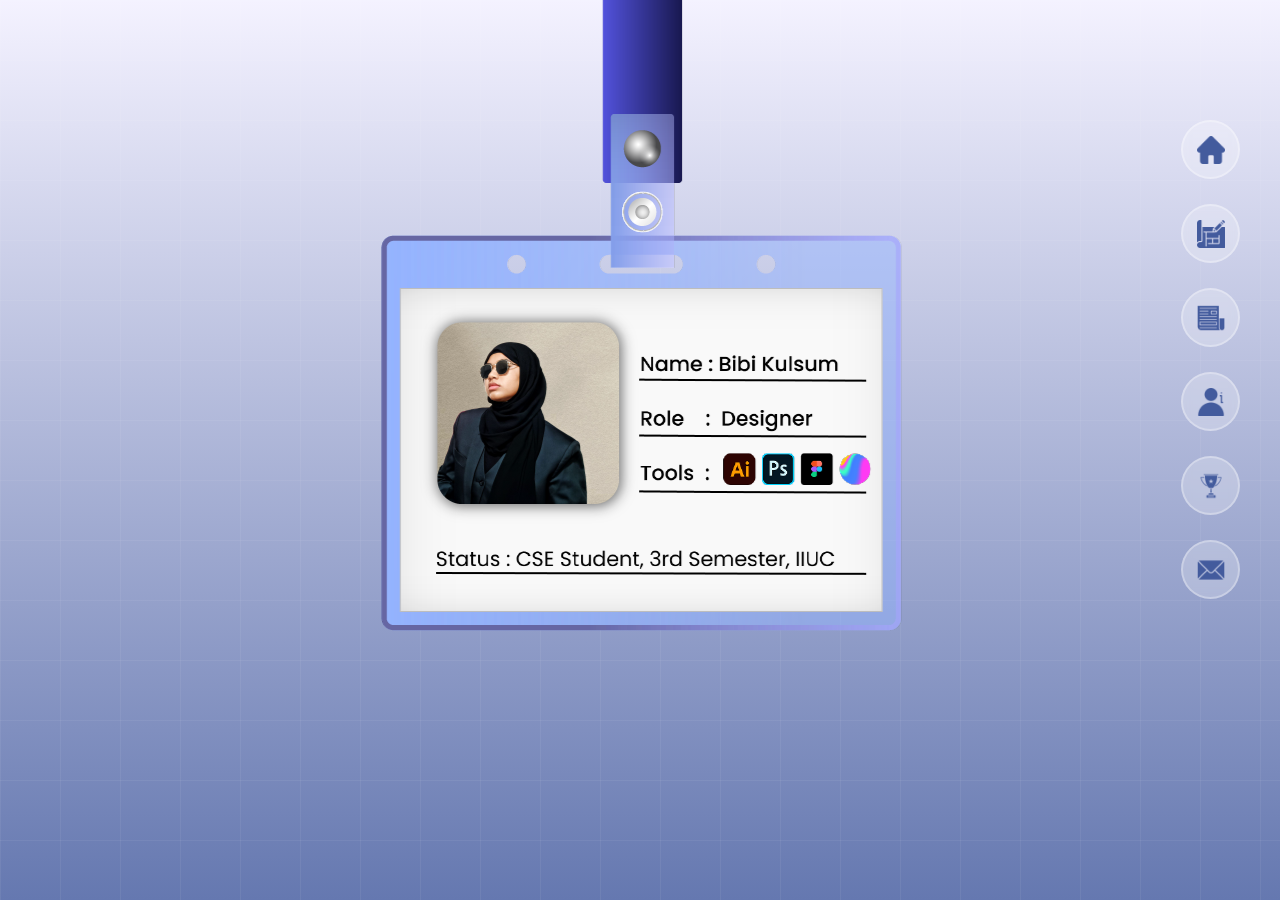
<file: index.html>
<!DOCTYPE html>
<html lang="en">
<head>
<meta charset="UTF-8">
<meta name="viewport" content="width=device-width, initial-scale=1.0">
<title>Portfolio Landing Page</title>

<style>
    /* ------------------ COLOR PALETTE ------------------ */
    :root {
        --black: #000000;
        --blue-main: #21409C;
        --bg-light: #F4F2FF;
        --grad-1a: #F4F2FF;
        --grad1b: #5469A6;
        --grad2a: #344880;
        --grad2b: #6578B0;
    }

    /* ------------------ GLOBAL STYLE ------------------ */
    body {
        margin: 0;
        padding: 0;
        background: linear-gradient(180deg, var(--grad-1a), var(--grad2b));
        height: 100vh;
        overflow: hidden;
        font-family: poppings;
    }

    /* ------------------ BACKGROUND GRID ------------------ */
    .grid-bg {
        position: absolute;
        inset: 0;
        background-size: 60px 60px;
        background-image: 
            linear-gradient(to right, rgba(255,255,255,0.15) 1px, transparent 1px),
            linear-gradient(to bottom, rgba(255,255,255,0.15) 1px, transparent 1px);
        opacity: 0.4;
    }

    /* ------------------ ID CARD SLIDE DOWN ------------------ */
    .id-card {
        width: 651px;
        height: 651px; /* your desktop image height */
        display: block;
        margin: auto;
        position: relative;
        top: -400px;       /* start above viewport */
        transition: 1.3s ease-out;
    }

    .show-card {
        top: 0;           /* slides down */
    }
    /* ------------------ MOBILE FIX ------------------ */
    @media (max-width: 768px) {
        .id-card {
            width: 90%;       /* smaller on phone */
            height: auto;     /* keep proportion */
            top: -30%;        /* start a bit above but not too high */
        }
    }



    /* ------------------ SIDEBAR BUTTONS ------------------ */
    .sidebar {
        position: absolute;
        right: 40px;
        top: 120px;
        display: flex;
        flex-direction: column;
        gap: 25px;
    }

    .side-btn {
        width: 55px;
        height: 55px;
        background: rgba(255,255,255,0.25);
        backdrop-filter: blur(5px);
        border-radius: 50%;
        display: flex;
        justify-content: center;
        align-items: center;
        cursor: pointer;
        border: 2px solid rgba(255,255,255,0.3);
        transition: 0.3s;
    }

    .side-btn:hover {
        transform: scale(1.1);
        background: rgba(255,255,255,0.4);
    }

    .side-btn img {
        width: 28px;
        height: 28px;
    }

</style>
</head>
<body>

<div class="grid-bg"></div>

<!-- ------------------ ID CARD ------------------ -->
<img src="images/idcard-01.png" alt="ID Card" class="id-card" id="idCard">
<!-- put your ID card image here -->

<!-- ------------------ SIDEBAR BUTTONS ------------------ -->
<div class="sidebar">
    <div class="side-btn">
        <img src="images/home.png" alt="Home"> <!-- put your home button image here -->
    </div>
    <div class="side-btn">
        <img src="images/blueprint (1).png" alt="Projects"> <!-- put your projects button image here -->
    </div>
    <div class="side-btn">
        <img src="images/newspaper.png" alt="Paper"> <!-- put your paper button image here -->
    </div>
    <div class="side-btn">
        <img src="images/about.png" alt="About"> <!-- put your about button image here -->
    </div>
    <div class="side-btn">
        <img src="images/achivement.png" alt="Achievement"> <!-- put your achievement button image here -->
    </div>
    <div class="side-btn">
        <img src="images/email.png" alt="Contact"> <!-- put your contact button image here -->
    </div>
</div>

<script>
    // Animate ID card sliding down
    window.onload = () => {
        document.getElementById("idCard").classList.add("show-card");
    };
</script>

</body>
</html>
</file>
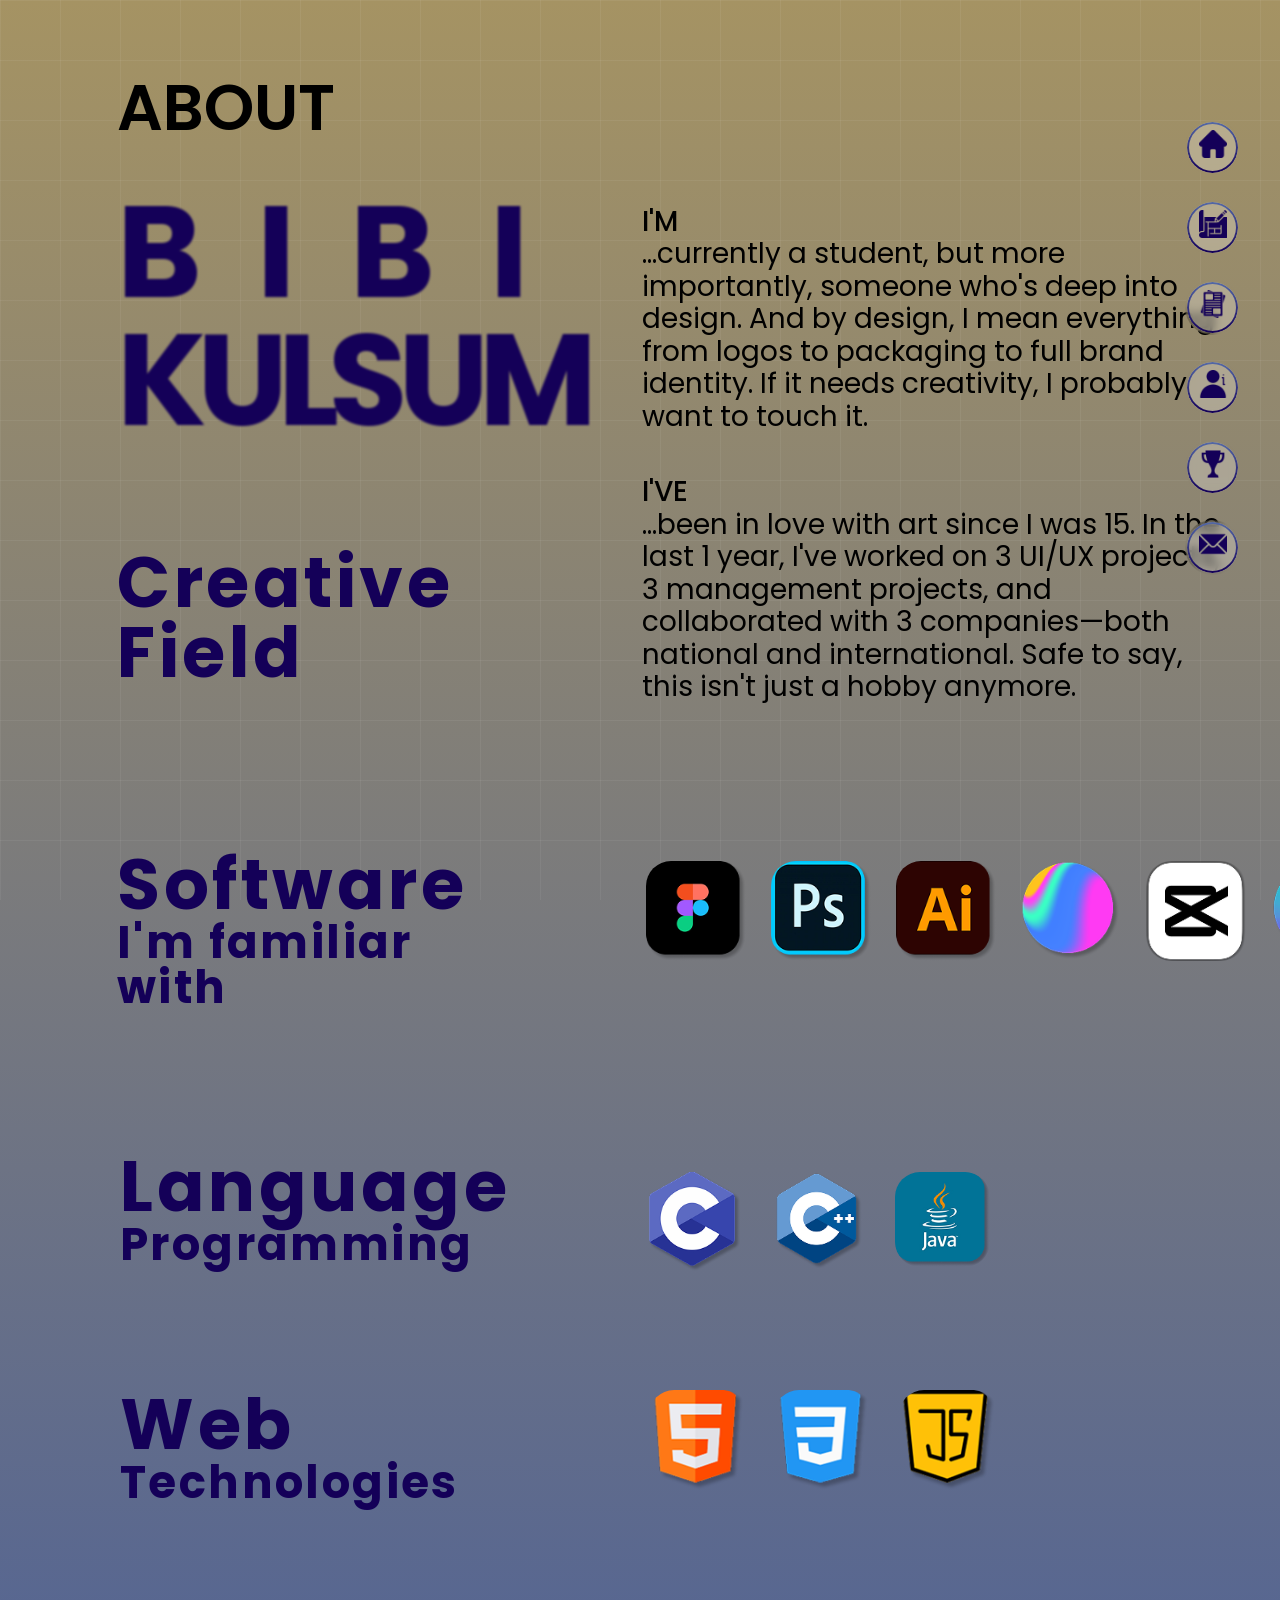
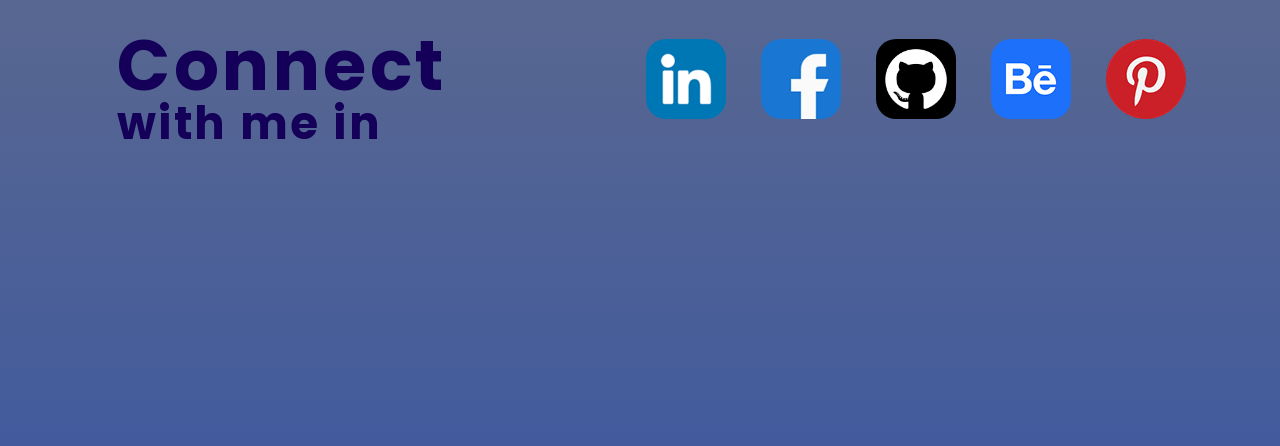
<file: about.html>
<!DOCTYPE html>
<html lang="en">
<head>
    <meta charset="UTF-8">
    <meta name="viewport" content="width=device-width, initial-scale=1.0">
    <title>About - Portfolio</title>

    <!-- Link to external CSS file -->
    <link rel="stylesheet" href="about-styles.css">

    <!-- Google Fonts -->
    <link href="https://fonts.googleapis.com/css2?family=Poppins:wght@400;500;600;700&display=swap" rel="stylesheet">
</head>
<body>

    <!-- Background grid effect -->
    <div class="grid-bg"></div>

    <!-- Main scrollable content -->
    <div class="about-container">
        
        <!-- Page Title -->
        <h1 class="page-title">ABOUT</h1>

        <!-- Name with blur effect -->
        <div class="name-blur">
            <span class="bibi">BIBI</span><br/>
            <span class="kulsum">KULSUM</span>
        </div>

        <!-- About Content - Right Side -->
        <div class="about-content">
            <p class="about-text">
                <span class="highlight">I'M</span><br/>    …currently a student, but more importantly, someone who's deep into design. And by design, I mean everything from logos to packaging to full brand identity. If it needs creativity, I probably want to touch it.
            </p>
            <p class="about-text">
                <span class="highlight">I'VE</span><br/>    …been in love with art since I was 15. In the last 1 year, I've worked on 3 UI/UX projects, 3 management projects, and collaborated with 3 companies—both national and international. Safe to say, this isn't just a hobby anymore.
            </p>
        </div>

        <!-- Creative Field Section -->
        <h2 class="section-title section-title-1">Creative<br/>Field</h2>

        <!-- Software Section -->
        <div class="section-title section-title-2">
            <span class="large-text">Software   </span><br/>
            <span class="small-text">I'm familiar<br/> with</span>
        </div>

        <!-- Software Icons -->
        <div class="icon-grid software-grid">
            <img src="images/Figma.png" alt="Figma" class="icon">
            <img src="images/ps.png" alt="Photoshop" class="icon">
            <img src="images/ai.png" alt="Illustrator" class="icon">
            <img src="images/Spline.png" alt="Design Tool" class="icon">
            <img src="images/Capcut.png" alt="CapCut" class="icon">
            <img src="images/canva.png" alt="Canva" class="icon">
        </div>

        <!-- Language Programming Section -->
        <div class="section-title section-title-3">
            <span class="large-text">Language<br/></span>
            <span class="small-text">Programming</span>
        </div>

        <!-- Programming Language Icons -->
        <div class="icon-grid programming-grid">
            <img src="images/c language.png" alt="C" class="icon">
            <img src="images/C++.png" alt="C++" class="icon">
            <img src="images/java.png" alt="Java" class="icon icon-small">
        </div>

        <!-- Web Technologies Section -->
        <div class="section-title section-title-4">
            <span class="large-text">Web<br/></span>
            <span class="small-text">Technologies</span>
        </div>

        <!-- Web Technology Icons -->
        <div class="icon-grid web-grid">
            <img src="images/HTML.png" alt="HTML" class="icon">
            <img src="images/CSS.png" alt="CSS" class="icon">
            <img src="images/JS.png" alt="JavaScript" class="icon">
        </div>

        <!-- Connect Section -->
        <div class="section-title section-title-5">
            <span class="large-text">Connect<br/></span>
            <span class="small-text">with me in</span>
        </div>

        <!-- Social Media Icons -->
        <div class="icon-grid social-grid">
            <a href="https://www.linkedin.com/in/bibi-kulsum-79a555331/" target="_blank">
            <img src="images/linkedin 1.png" alt="LinkedIn" class="icon-social">
            </a>
            <a href="https://www.facebook.com/profile.php?id=100095398268995" target="_blank">
            <img src="images/facebook (1) 1.png" alt="Facebook" class="icon-social">
            </a>
            <a href="https://github.com/kulsum057" target="_blank">
            <img src="images/github.png" alt="GitHub" class="icon-social">
            </a>
            <a href="https://www.behance.net/bibis_folio" target="_blank">
            <img src="images/behance.png" alt="Behance" class="icon-social">
            </a>
            <a href="https://pin.it/bDCrvc3Ti" target="_blank">
            <img src="images/pinterest.png" alt="Pinterest" class="icon-social">
            </a>
        </div>

    </div>

    <!-- Sidebar with rounded background -->
    <div class="sidebar-bg"></div>
    
    <!-- Sidebar navigation buttons -->
    <div class="sidebar">
        <div class="side-btn">
            <a href="index.html">
            <img src="images/home (2).png" alt="Home">
            </a>
        </div>
        <div class="side-btn">
            <a href="work.html">
            <img src="images/blueprint (2).png" alt="Projects">
            </a>
        </div>
        <div class="side-btn">
            <a href="papers.html">
            <img src="images/newspaper (1).png" alt="Resume">
            </a>
        </div>
        <div class="side-btn">
            <a href="about.html">
            <img src="images/about (1).png" alt="About">
            </a>
        </div>
        <div class="side-btn">
            <a href="achievement.html">
            <img src="images/trophy.png" alt="Achievement">
            </a>
        </div>
        <div class="side-btn">
            <a href="contact.html">
            <img src="images/mail.png" alt="Contact">
            </a>
        </div>
    </div>

    <!-- Link to external JavaScript file -->
    <script src="about-script.js"></script>
</body>
</html>
</file>
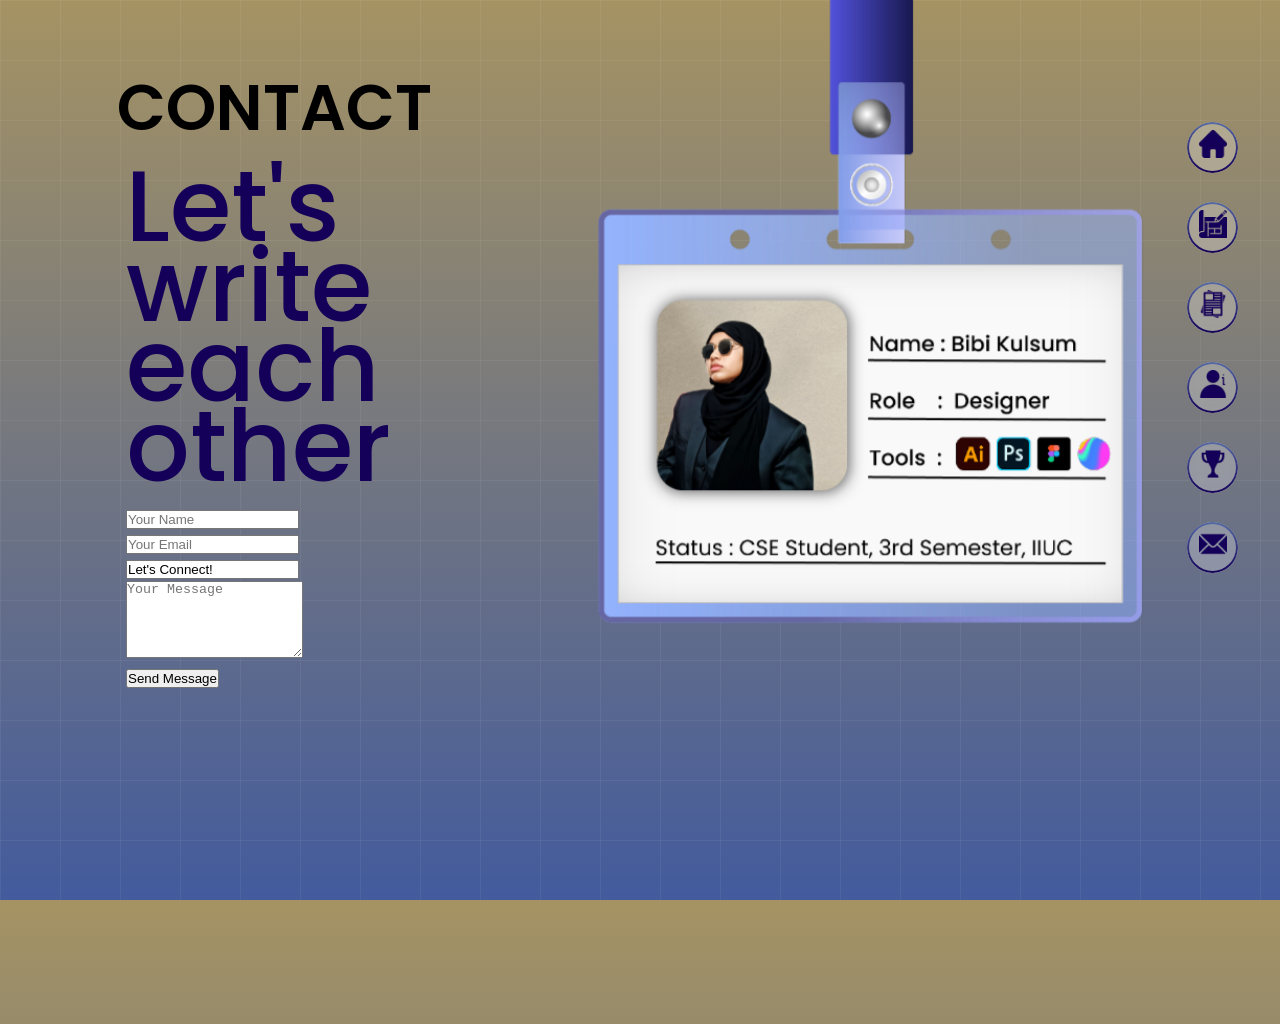
<file: contact.html>
<!DOCTYPE html>
<html lang="en">
<head>
    <meta charset="UTF-8">
    <meta name="viewport" content="width=device-width, initial-scale=1.0">
    <title>Contact - Portfolio</title>

    <!-- Link to external CSS file -->
    <link rel="stylesheet" href="contact-styles.css">

    <!-- Google Fonts -->
    <link href="https://fonts.googleapis.com/css2?family=Poppins:wght@400;500;600;700&display=swap" rel="stylesheet">
</head>
<body>

    <!-- Background grid effect -->
    <div class="grid-bg"></div>

    <!-- Main content container -->
    <div class="contact-container">
        
        <!-- Page Title -->
        <h1 class="page-title">CONTACT</h1>

        <!-- Left Side Content -->
        <div class="contact-left">
            <h2 class="contact-heading">Let's write each other</h2>     
            <!-- Contact Form -->
            <form id="contactForm" class="contact-form">
                <div class="form-group">
                    <input type="text" id="name" name="name" placeholder="Your Name" required>
                </div>
                <div class="form-group">
                    <input type="email" id="email" name="email" placeholder="Your Email" required>
                </div>
                <div class="form-group">
                    <input type="text" id="subject" name="subject" placeholder="Subject" value="Let's Connect!" required>
                </div>
                <div class="form-group">
                    <textarea id="message" name="message" placeholder="Your Message" rows="5" required></textarea>
                </div>
                <button type="submit" class="submit-button">Send Message</button>
            </form>
        </div>

        <!-- ID Card - Right Side (slides down) -->
        <div class="id-card-container">
            <img src="images/idcard-01.png" alt="ID Card" class="id-card-image">
        </div>

    </div>

    <!-- Sidebar with rounded background -->
    <div class="sidebar-bg"></div>
    
    <!-- Sidebar navigation buttons -->
     <div class="sidebar">
        <div class="side-btn">
            <a href="index.html">
            <img src="images/home (2).png" alt="Home">
            </a>
        </div>
        <div class="side-btn">
            <a href="work.html">
            <img src="images/blueprint (2).png" alt="Projects">
            </a>
        </div>
        <div class="side-btn">
            <a href="papers.html">
            <img src="images/newspaper (1).png" alt="Resume">
            </a>
        </div>
        <div class="side-btn">
            <a href="about.html">
            <img src="images/about (1).png" alt="About">
            </a>
        </div>
        <div class="side-btn">
            <a href="achievement.html">
            <img src="images/trophy.png" alt="Achievement">
            </a>
        </div>
        <div class="side-btn">
            <a href="contact.html">
            <img src="images/mail.png" alt="Contact">
            </a>
        </div>
    </div>

    <!-- Link to external JavaScript file -->
    <script src="contact-script.js"></script>
</body>
</html>
</file>
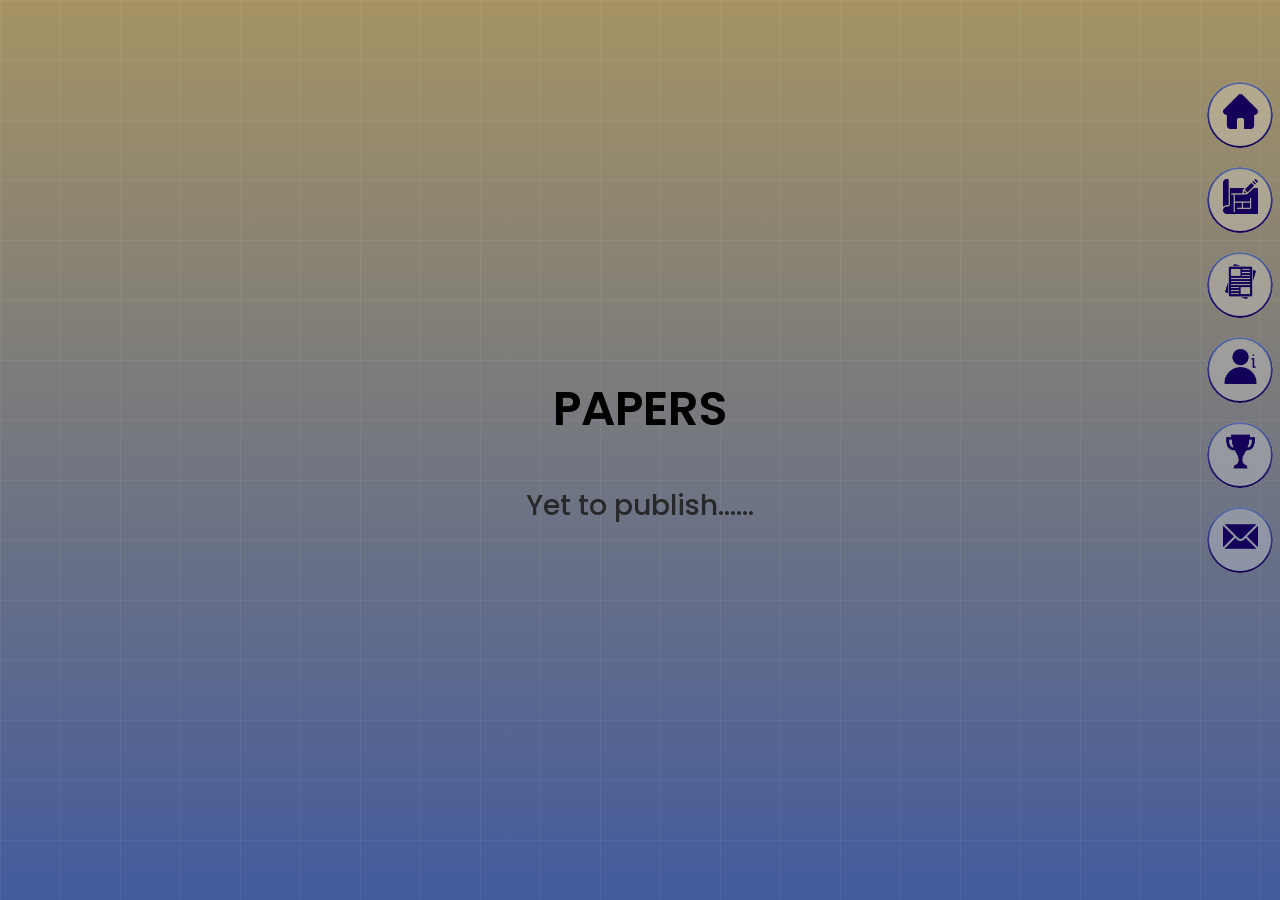
<file: papers.html>
<!DOCTYPE html>
<html lang="en">
<head>
    <meta charset="UTF-8">
    <meta name="viewport" content="width=device-width, initial-scale=1.0">
    <title>Papers - Portfolio</title>

    <!-- Link to external CSS file -->
    <link rel="stylesheet" href="papers-styles.css">

    <!-- Google Fonts -->
    <link href="https://fonts.googleapis.com/css2?family=Poppins:wght@400;500;600;700&display=swap" rel="stylesheet">
</head>
<body>

    <!-- Background grid effect -->
    <div class="grid-bg"></div>

    <!-- Main content container -->
    <div class="papers-container">
        
        <!-- Page Title -->
        <h1 class="page-title">PAPERS</h1>

        <!-- Coming Soon Message -->
        <p class="coming-soon">Yet to publish......</p>

    </div>
    
    <!-- Sidebar navigation buttons -->
    <div class="sidebar">
        <div class="side-btn">
            <a href="index.html">
            <img src="images/home (2).png" alt="Home">
            </a>
        </div>
        <div class="side-btn">
            <a href="work.html">
            <img src="images/blueprint (2).png" alt="Projects">
            </a>
        </div>
        <div class="side-btn">
            <a href="papers.html">
            <img src="images/newspaper (1).png" alt="Resume">
            </a>
        </div>
        <div class="side-btn">
            <a href="about.html">
            <img src="images/about (1).png" alt="About">
            </a>
        </div>
        <div class="side-btn">
            <a href="achievement.html">
            <img src="images/trophy.png" alt="Achievement">
            </a>
        </div>
        <div class="side-btn">
            <a href="contact.html">
            <img src="images/mail.png" alt="Contact">
            </a>
        </div>
    </div>

    <!-- Link to external JavaScript file -->
    <script src="papers-script.js"></script>
</body>
</html>
</file>
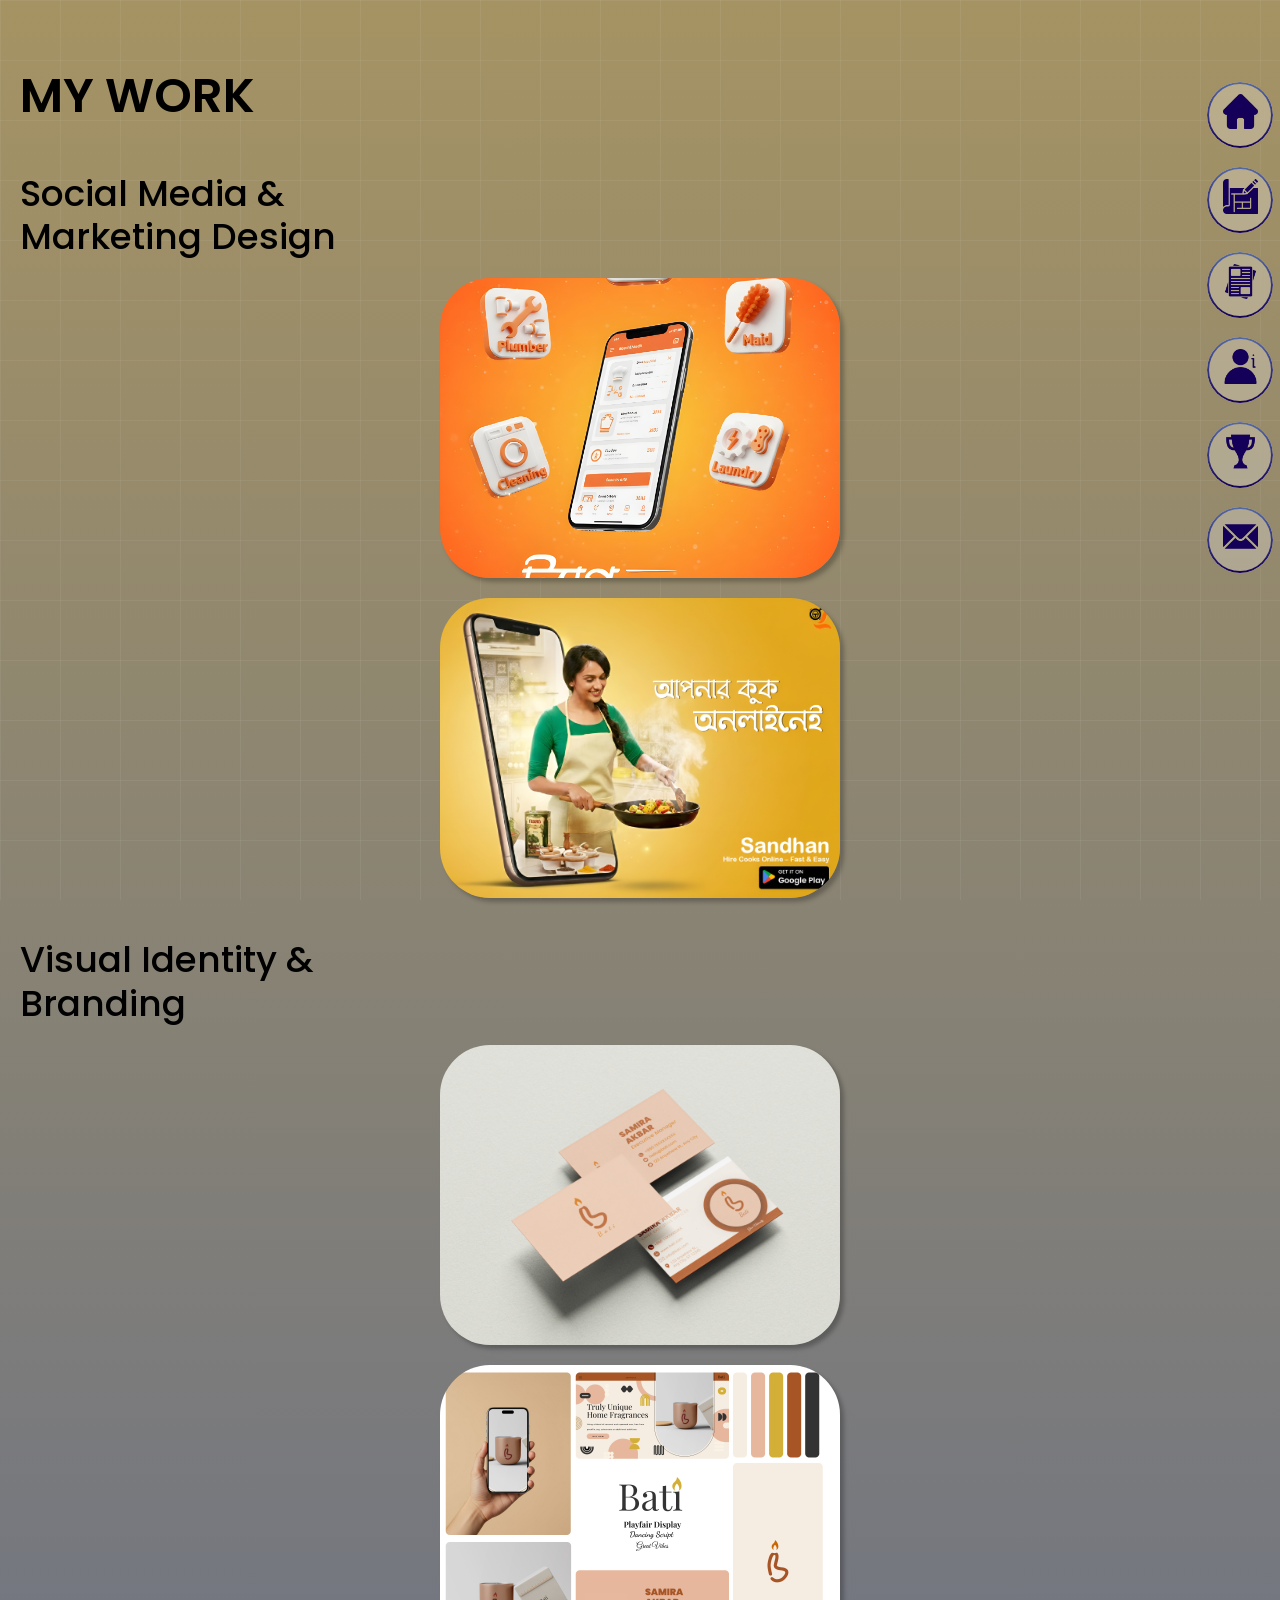
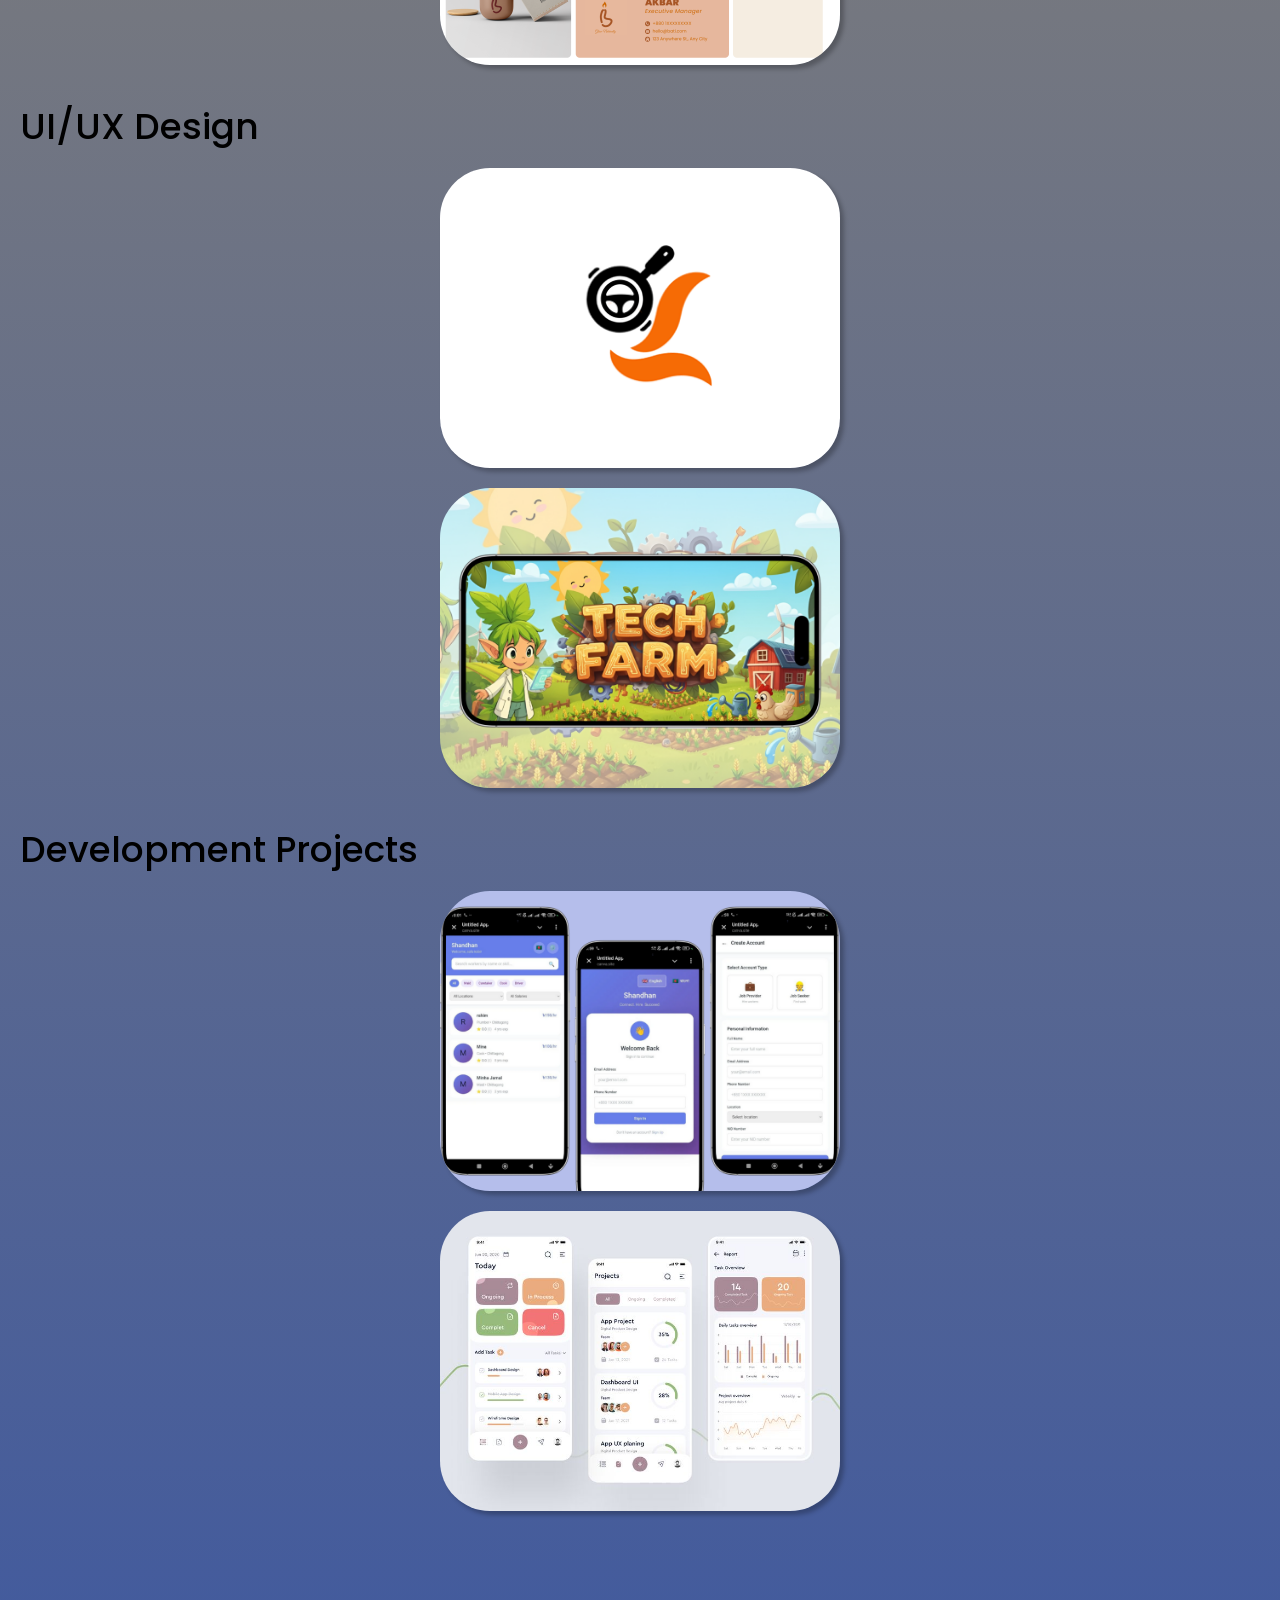
<file: work.html>
<!DOCTYPE html>
<html lang="en">
<head>
    <meta charset="UTF-8">
    <meta name="viewport" content="width=device-width, initial-scale=1.0">
    <title>My Work - Portfolio</title>

    <!-- Link to external CSS file -->
    <link rel="stylesheet" href="work-styles.css">
    <!-- Google Fonts -->
    <link href="https://fonts.googleapis.com/css2?family=Poppins:wght@400;500;600;700&display=swap" rel="stylesheet">
</head>
<body>

    <!-- Background grid effect -->
    <div class="grid-bg"></div>

    <!-- Main scrollable content -->
    <div class="work-container">
        
        <!-- Page Title -->
        <h1 class="page-title">MY WORK</h1>

        <!-- Social Media & Marketing Design Section -->
        <h2 class="section-title section-title-1">Social Media &<br>Marketing Design</h2>
        
        <div class="project-tile tile-1" data-link="https://drive.google.com/drive/folders/1PKbo2NVttxQ54ok5X0rCvdJs7FU9cXUW?usp=sharing">
            <img src="images/New Project (2)-01 (1).png" alt="Social Media Project 1">
        </div>
        
        <div class="project-tile tile-2" data-link="https://drive.google.com/drive/folders/1PKbo2NVttxQ54ok5X0rCvdJs7FU9cXUW?usp=sharing">
            <img src="images/Sandhan Hire post-01 (1).png" alt="Social Media Project 2">
        </div>

        <!-- Visual Identity & Branding Section -->
        <h2 class="section-title section-title-2">Visual Identity &<br>Branding</h2>
        
        <div class="project-tile tile-3" data-link="https://drive.google.com/drive/folders/1jRv1tzLSBT8Fea-IoljrBhE0tKcoIEEW?usp=sharing">
            <img src="images/Business_Card-Bati.png" alt="Branding Project 1">
        </div>
        
        <div class="project-tile tile-4" data-link="https://drive.google.com/drive/folders/1jRv1tzLSBT8Fea-IoljrBhE0tKcoIEEW?usp=sharing">
            <img src="images/Bati Bento.png" alt="Branding Project 2">
        </div>

        <!-- UI/UX Design Section -->
        <h2 class="section-title section-title-3">UI/UX Design</h2>
        
        <div class="project-tile tile-5" data-link="https://drive.google.com/your-link-5">
            <img src="images/Starting page.png" alt="UI/UX Project 1">
        </div>
        
        <div class="project-tile tile-6" data-link="https://drive.google.com/your-link-6">
            <img src="images/TECH FARM.png" alt="UI/UX Project 2">
        </div>

        <!-- Development Projects Section -->
        <h2 class="section-title section-title-4">Development Projects</h2>
        
        <div class="project-tile tile-7" data-link="https://github.com/kulsum057/Programming-projects.git">
            <img src="images/ShanDhan.png" alt="Development Project 1">
        </div>
        
        <div class="project-tile tile-8" data-link="https://github.com/kulsum057/Programming-projects.git">
            <img src="images/Master Your To-Do List.jpg" alt="Development Project 2">
        </div>

    </div>

    <!-- Sidebar navigation buttons -->
    <div class="sidebar">
        <div class="side-btn">
            <a href="index.html">
            <img src="images/home (2).png" alt="Home">
            </a>
        </div>
        <div class="side-btn">
            <a href="work.html">
            <img src="images/blueprint (2).png" alt="Projects">
            </a>
        </div>
        <div class="side-btn">
            <a href="papers.html">
            <img src="images/newspaper (1).png" alt="Resume">
            </a>
        </div>
        <div class="side-btn">
            <a href="about.html">
            <img src="images/about (1).png" alt="About">
            </a>
        </div>
        <div class="side-btn">
            <a href="achievement.html">
            <img src="images/trophy.png" alt="Achievement">
            </a>
        </div>
        <div class="side-btn">
            <a href="contact.html">
            <img src="images/mail.png" alt="Contact">
            </a>
        </div>
    </div>

    <!-- Link to external JavaScript file -->
    <script src="work-script.js"></script>
</body>
</html>
</file>
<file: about-styles.css>
/* ------------------ COLOR PALETTE ------------------ */
:root {
    --black: #000000;
    --blue-main: #21409C;
    --purple-text: #140058;
    --bg-light: #F4F2FF;
    --grad-1a: #A59363;
    --grad1b: #5469A6;
    --grad2a: #344880;
    --grad2b: #435B9D;
}

/* ------------------ GLOBAL STYLE ------------------ */
* {
    margin: 0;
    padding: 0;
    box-sizing: border-box;
}

body {
    margin: 0;
    padding: 0;
    background: linear-gradient(180deg, var(--grad-1a) 0%, var(--grad2b) 100%);
    min-height: 100vh;
    overflow-x: hidden;
    overflow-y: auto;
    font-family: 'Poppins', sans-serif;
    width: 1440px;
    max-width: 100vw;
}

/* ------------------ BACKGROUND GRID ------------------ */
.grid-bg {
    position: fixed;
    inset: 0;
    background-size: 60px 60px;
    background-image:
        linear-gradient(to right, rgba(255,255,255,0.15) 1px, transparent 1px),
        linear-gradient(to bottom, rgba(255,255,255,0.15) 1px, transparent 1px);
    opacity: 0.4;
    z-index: 0;
}

/* ------------------ MAIN CONTENT ------------------ */
.about-container {
    position: relative;
    z-index: 1;
    width: 1440px;
    min-height: 2046px;
    padding: 0;
    margin: 0;
}

/* ------------------ PAGE TITLE ------------------ */
.page-title {
    position: absolute;
    left: 117px;
    top: 60px;
    font-size: 64px;
    font-weight: 600;
    color: var(--black);
    opacity: 0;
    animation: fadeInDown 0.8s ease-out forwards;
}

@keyframes fadeInDown {
    from {
        opacity: 0;
        transform: translateY(-30px);
    }
    to {
        opacity: 1;
        transform: translateY(0);
    }
}

/* ------------------ NAME WITH BLUR ------------------ */
.name-blur {
    position: absolute;
    left: 117px;
    top: 189px;
    width: 496px;
    font-size: 128px;
    font-weight: 700;
    color: var(--purple-text);
    line-height: 128px;
    filter: blur(1px);
    opacity: 0;
    animation: fadeIn 1s ease-out 0.3s forwards;
}

/* BIBI styling */
.name-blur .bibi {
    letter-spacing: 55px;
}

/* KULSUM styling */
.name-blur .kulsum {
    letter-spacing: -10px;
}

@keyframes fadeIn {
    from {
        opacity: 0;
    }
    to {
        opacity: 1;
    }
}

/* ------------------ ABOUT CONTENT ------------------ */
.about-content {
    position: absolute;
    left: 642px;
    top: 206px;
    width: 584px;
}

.about-text {
    font-size: 28px;
    font-weight: 400;
    color: var(--black);
    line-height: 32.48px;
    margin-bottom: 43px;
    opacity: 0;
    animation: slideInRight 0.8s ease-out 0.5s forwards;
}

.about-text:last-child {
    animation-delay: 0.7s;
}

.highlight {
    font-weight: 500;
}

@keyframes slideInRight {
    from {
        opacity: 0;
        transform: translateX(30px);
    }
    to {
        opacity: 1;
        transform: translateX(0);
    }
}

/* ------------------ SECTION TITLES ------------------ */
.section-title {
    position: absolute;
    color: var(--purple-text);
    opacity: 0;
    animation: slideInLeft 0.8s ease-out forwards;
}

.section-title-1 {
    left: 117px;
    top: 548px;
    font-size: 70px;
    font-weight: 700;
    line-height: 70px;
    letter-spacing: 3.5px;
    animation-delay: 0.9s;
}

.section-title-2 {
    left: 117px;
    top: 850px;
    animation-delay: 1.1s;
}

.section-title-3 {
    left: 120px;
    top: 1152px;
    animation-delay: 1.3s;
}

.section-title-4 {
    left: 120px;
    top: 1390px;
    animation-delay: 1.5s;
}

.section-title-5 {
    left: 117px;
    top: 1631px;
    animation-delay: 1.7s;
}

.large-text {
    font-size: 70px;
    font-weight: 700;
    line-height: 70px;
    letter-spacing: 3.5px;
}

.small-text {
    font-size: 45px;
    font-weight: 700;
    line-height: 45px;
    letter-spacing: 2.4px;
}

@keyframes slideInLeft {
    from {
        opacity: 0;
        transform: translateX(-30px);
    }
    to {
        opacity: 1;
        transform: translateX(0);
    }
}

/* ------------------ ICON GRIDS ------------------ */
.icon-grid {
    position: absolute;
    display: flex;
    gap: 25px;
    flex-wrap: wrap;
}

.icon {
    width: 100px;
    height: 100px;
    border-radius: 25px;
    opacity: 0;
    transition: transform 0.3s ease, box-shadow 0.2s ease;
}

.icon-small {
    width: 95px;
    height: 95px;
}

.icon-social {
    width: 80px;
    height: 80px;
    border-radius: 20px;
    opacity: 0;
    transition: transform 0.3s ease, box-shadow 0.3s ease;
}

/* Hover effects */
.icon:hover,
.icon-social:hover {
    transform: translateY(-5px) scale(1.05);
    box-shadow: 6px 6px 12px rgba(0, 0, 0, 0.35);
}

/* Software Grid */
.software-grid {
    left: 646px;
    top: 861px;
}

.software-grid .icon:nth-child(1) {
    animation: popIn 0.5s ease-out 1.2s forwards;
}

.software-grid .icon:nth-child(2) {
    animation: popIn 0.5s ease-out 1.3s forwards;
}

.software-grid .icon:nth-child(3) {
    animation: popIn 0.5s ease-out 1.4s forwards;
}

.software-grid .icon:nth-child(4) {
    animation: popIn 0.5s ease-out 1.5s forwards;
}

.software-grid .icon:nth-child(5) {
    animation: popIn 0.5s ease-out 1.6s forwards;
}

.software-grid .icon:nth-child(6) {
    animation: popIn 0.5s ease-out 1.7s forwards;
}

/* Programming Grid */
.programming-grid {
    left: 645px;
    top: 1172px;
}

.programming-grid .icon:nth-child(1) {
    animation: popIn 0.5s ease-out 1.4s forwards;
}

.programming-grid .icon:nth-child(2) {
    animation: popIn 0.5s ease-out 1.5s forwards;
}

.programming-grid .icon:nth-child(3) {
    animation: popIn 0.5s ease-out 1.6s forwards;
}

/* Web Grid */
.web-grid {
    left: 649px;
    top: 1390px;
}

.web-grid .icon:nth-child(1) {
    animation: popIn 0.5s ease-out 1.6s forwards;
}

.web-grid .icon:nth-child(2) {
    animation: popIn 0.5s ease-out 1.7s forwards;
}

.web-grid .icon:nth-child(3) {
    animation: popIn 0.5s ease-out 1.8s forwards;
}

/* Social Grid */
.social-grid {
    left: 646px;
    top: 1639px;
    gap: 35px;
}

.social-grid .icon-social:nth-child(1) {
    animation: popIn 0.5s ease-out 1.8s forwards;
}

.social-grid .icon-social:nth-child(2) {
    animation: popIn 0.5s ease-out 1.9s forwards;
}

.social-grid .icon-social:nth-child(3) {
    animation: popIn 0.5s ease-out 2s forwards;
}

.social-grid .icon-social:nth-child(4) {
    animation: popIn 0.5s ease-out 2.1s forwards;
}

.social-grid .icon-social:nth-child(5) {
    animation: popIn 0.5s ease-out 2.2s forwards;
}

@keyframes popIn {
    0% {
        opacity: 0;
        transform: scale(0.5);
    }
    50% {
        transform: scale(1.1);
    }
    100% {
        opacity: 1;
        transform: scale(1);
    }
}

/* ------------------ SIDEBAR BUTTONS ------------------ */
.sidebar {
    position: fixed;
    top: 120px;
    right: 40px;
    display: flex;
    flex-direction: column;
    gap: 25px;
    z-index: 10;
}

.side-btn {
    width: 55px;
    height: 55px;
    background: rgba(255,255,255,0.25);
    backdrop-filter: blur(5px);
    border-radius: 50%;
    display: flex;
    justify-content: center;
    align-items: center;
    cursor: pointer;
    border: 2px solid transparent;
    background-clip: padding-box;
    position: relative;
    transition: all 0.3s ease;
}

/* Gradient border effect for sidebar buttons */
.side-btn::before {
    content: '';
    position: absolute;
    inset: 0;
    border-radius: 50%;
    padding: 2px;
    background: linear-gradient(180deg, #5469A6 0%, #140058 100%);
    -webkit-mask: 
        linear-gradient(#fff 0 0) content-box, 
        linear-gradient(#fff 0 0);
    -webkit-mask-composite: xor;
    mask: 
        linear-gradient(#fff 0 0) content-box, 
        linear-gradient(#fff 0 0);
    mask-composite: exclude;
    pointer-events: none;
}

.side-btn:hover {
    transform: scale(1.1);
    background: rgba(255,255,255,0.4);
}

.side-btn img {
    width: 28px;
    height: 28px;
    position: relative;
    z-index: 1;
}

/* ------------------ MOBILE FIX ------------------ */
@media (max-width: 768px) {
    .id-card {
        width: 90%;
        height: auto;
        top: -30%;
    }
    
    .sidebar {
        right: 20px;
        top: 80px;
        gap: 15px;
    }
    
    .side-btn {
        width: 45px;
        height: 45px;
    }
    
    .side-btn img {
        width: 22px;
        height: 22px;
    }
}
</file>
<file: contact-styles.css>
/* ------------------ COLOR PALETTE ------------------ */
:root {
    --black: #000000;
    --blue-main: #21409C;
    --purple-text: #140058;
    --bg-light: #F4F2FF;
    --grad-1a: #A59363;
    --grad1b: #5469A6;
    --grad2a: #344880;
    --grad2b: #435B9D;
}

/* ------------------ GLOBAL STYLE ------------------ */
* {
    margin: 0;
    padding: 0;
    box-sizing: border-box;
}

body {
    margin: 0;
    padding: 0;
    background: linear-gradient(180deg, var(--grad-1a) 0%, var(--grad2b) 100%);
    height: 100vh;
    overflow: hidden;
    font-family: 'Poppins', sans-serif;
    width: 1440px;
    max-width: 100vw;
}

/* ------------------ BACKGROUND GRID ------------------ */
.grid-bg {
    position: fixed;
    inset: 0;
    background-size: 60px 60px;
    background-image:
        linear-gradient(to right, rgba(255,255,255,0.15) 1px, transparent 1px),
        linear-gradient(to bottom, rgba(255,255,255,0.15) 1px, transparent 1px);
    opacity: 0.4;
    z-index: 0;
}

/* ------------------ MAIN CONTENT ------------------ */
.contact-container {
    position: relative;
    z-index: 1;
    width: 1440px;
    height: 1024px;
    padding: 0;
    margin: 0;
}

/* ------------------ PAGE TITLE ------------------ */
.page-title {
    position: absolute;
    left: 117px;
    top: 60px;
    font-size: 64px;
    font-weight: 600;
    color: var(--black);
    opacity: 0;
    animation: fadeInDown 0.8s ease-out forwards;
}

@keyframes fadeInDown {
    from {
        opacity: 0;
        transform: translateY(-30px);
    }
    to {
        opacity: 1;
        transform: translateY(0);
    }
}

/* ------------------ LEFT SIDE CONTENT ------------------ */
.contact-left {
    position: absolute;
    left: 126px;
    top: 166px;
    width: 403px;
}

.contact-heading {
    font-size: 100px;
    font-weight: 500;
    color: var(--purple-text);
    line-height: 80px;
    margin-bottom: 20px;
    opacity: 0;
    animation: slideInLeft 0.8s ease-out 0.3s forwards;
}

@keyframes slideInLeft {
    from {
        opacity: 0;
        transform: translateX(-30px);
    }
    to {
        opacity: 1;
        transform: translateX(0);
    }
}
/* ------------------ ID CARD CONTAINER ------------------ */
.id-card-container {
    position: absolute;
    right: 230px;
    top: -100px;
    width: 681px;
    height: 806px;
    opacity: 0;
    transform: translateY(-100px);
    animation: slideDown 1s ease-out 0.4s forwards;
}

@keyframes slideDown {
    from {
        opacity: 0;
        transform: translateY(-100px);
    }
    to {
        opacity: 1;
        transform: translateY(0);
    }
}

.id-card-image {
    width: 100%;
    height: 100%;
    object-fit: contain;
    position: relative;
    z-index: 1;
}

/* ------------------ SIDEBAR BUTTONS ------------------ */
.sidebar {
    position: absolute;
    right: 40px;
    top: 120px;
    display: flex;
    flex-direction: column;
    gap: 25px;
    z-index: 10;
}

.side-btn {
    width: 55px;
    height: 55px;
    background: rgba(255,255,255,0.25);
    backdrop-filter: blur(5px);
    border-radius: 50%;
    display: flex;
    justify-content: center;
    align-items: center;
    cursor: pointer;
    border: 2px solid transparent;
    background-clip: padding-box;
    position: relative;
    transition: all 0.3s ease;
}

/* Gradient border effect for sidebar buttons */
.side-btn::before {
    content: '';
    position: absolute;
    inset: 0;
    border-radius: 50%;
    padding: 2px;
    background: linear-gradient(180deg, #5469A6 0%, #140058 100%);
    -webkit-mask: 
        linear-gradient(#fff 0 0) content-box, 
        linear-gradient(#fff 0 0);
    -webkit-mask-composite: xor;
    mask: 
        linear-gradient(#fff 0 0) content-box, 
        linear-gradient(#fff 0 0);
    mask-composite: exclude;
    pointer-events: none;
}

.side-btn:hover {
    transform: scale(1.1);
    background: rgba(255,255,255,0.4);
}

.side-btn img {
    width: 28px;
    height: 28px;
    position: relative;
    z-index: 1;
}

/* ------------------ MOBILE FIX ------------------ */
@media (max-width: 768px) {
    .id-card {
        width: 90%;
        height: auto;
        top: -30%;
    }
    
    .sidebar {
        right: 20px;
        top: 80px;
        gap: 15px;
    }
    
    .side-btn {
        width: 45px;
        height: 45px;
    }
    
    .side-btn img {
        width: 22px;
        height: 22px;
    }
}
</file>
<file: papers-styles.css>
/* ------------------ COLOR PALETTE ------------------ */
:root {
    --black: #000000;
    --blue-main: #21409C;
    --purple-text: #140058;
    --bg-light: #F4F2FF;
    --grad-1a: #A59363;
    --grad1b: #5469A6;
    --grad2a: #344880;
    --grad2b: #435B9D;
}

/* ------------------ GLOBAL STYLE ------------------ */
* {
    margin: 0;
    padding: 0;
    box-sizing: border-box;
}

body {
    margin: 0;
    padding: 0;
    background: linear-gradient(180deg, var(--grad-1a) 0%, var(--grad2b) 100%);
    height: 100vh;
    overflow: hidden;
    font-family: 'Poppins', sans-serif;
    width: 1440px;
    max-width: 100vw;
}

/* ------------------ BACKGROUND GRID ------------------ */
.grid-bg {
    position: fixed;
    inset: 0;
    background-size: 60px 60px;
    background-image:
        linear-gradient(to right, rgba(255,255,255,0.15) 1px, transparent 1px),
        linear-gradient(to bottom, rgba(255,255,255,0.15) 1px, transparent 1px);
    opacity: 0.4;
    z-index: 0;
}

/* ------------------ MAIN CONTENT ------------------ */
.papers-container {
    position: relative;
    z-index: 1;
    width: 1440px;
    height: 1024px;
    padding: 0;
    margin: 0;
}

/* ------------------ PAGE TITLE ------------------ */
.page-title {
    position: absolute;
    left: 117px;
    top: 60px;
    font-size: 64px;
    font-weight: 600;
    color: var(--black);
    opacity: 0;
    animation: fadeInDown 0.8s ease-out forwards;
}

@keyframes fadeInDown {
    from {
        opacity: 0;
        transform: translateY(-30px);
    }
    to {
        opacity: 1;
        transform: translateY(0);
    }
}

/* ------------------ COMING SOON MESSAGE ------------------ */
.coming-soon {
    position: absolute;
    left: 645px;
    top: 382px;
    width: 351px;
    font-size: 40px;
    font-weight: 500;
    color: rgba(30, 30, 30, 0.88);
    opacity: 0;
    animation: fadeIn 1s ease-out 0.5s forwards;
}

@keyframes fadeIn {
    from {
        opacity: 0;
    }
    to {
        opacity: 1;
    }
}
/* ------------------ SIDEBAR BUTTONS ------------------ */
.sidebar {
    position: absolute;
    right: 40px;
    top: 120px;
    display: flex;
    flex-direction: column;
    gap: 25px;
    z-index: 10;
}

.side-btn {
    width: 55px;
    height: 55px;
    background: rgba(255,255,255,0.25);
    backdrop-filter: blur(5px);
    border-radius: 50%;
    display: flex;
    justify-content: center;
    align-items: center;
    cursor: pointer;
    border: 2px solid transparent;
    background-clip: padding-box;
    position: relative;
    transition: all 0.3s ease;
}

/* Gradient border effect for sidebar buttons */
.side-btn::before {
    content: '';
    position: absolute;
    inset: 0;
    border-radius: 50%;
    padding: 2px;
    background: linear-gradient(180deg, #5469A6 0%, #140058 100%);
    -webkit-mask: 
        linear-gradient(#fff 0 0) content-box, 
        linear-gradient(#fff 0 0);
    -webkit-mask-composite: xor;
    mask: 
        linear-gradient(#fff 0 0) content-box, 
        linear-gradient(#fff 0 0);
    mask-composite: exclude;
    pointer-events: none;
}

.side-btn:hover {
    transform: scale(1.1);
    background: rgba(255,255,255,0.4);
}

.side-btn img {
    width: 28px;
    height: 28px;
    position: relative;
    z-index: 1;
}

/* ------------------ MOBILE RESPONSIVE ------------------ */
@media (max-width: 1440px) {
    body {
        width: 100vw;
    }
    
    .papers-container {
        width: 100vw;
        height: 100vh;
        display: flex;
        flex-direction: column;
        align-items: center;
        justify-content: center;
        padding: 20px;
    }
    
    .page-title {
        position: relative;
        left: 0;
        top: 0;
        font-size: 48px;
        margin-bottom: 40px;
        text-align: center;
    }
    
    .coming-soon {
        position: relative;
        left: 0;
        top: 0;
        width: auto;
        font-size: 28px;
        text-align: center;
    }
    
    .sidebar {
        right: 5px;
        top: 80px;
        gap: 15px;
    }
    
    .side-btn {
        width: 70px;
        height: 70px;
    }
    
    .side-btn.active {
        width: 75px;
        height: 75px;
    }
    
    .side-btn img {
        width: 35px;
        height: 35px;
    }
    
    .side-btn.active img {
        width: 45px;
        height: 45px;
    }
}
</file>
<file: work-styles.css>
/* ------------------ COLOR PALETTE ------------------ */
:root {
    --black: #000000;
    --blue-main: #21409C;
    --bg-light: #F4F2FF;
    --grad-1a: #A59363;
    --grad1b: #5469A6;
    --grad2a: #344880;
    --grad2b: #435B9D;
}

/* ------------------ GLOBAL STYLE ------------------ */
* {
    margin: 0;
    padding: 0;
    box-sizing: border-box;
}

body {
    margin: 0;
    padding: 0;
    background: linear-gradient(180deg, var(--grad-1a) 0%, var(--grad2b) 100%);
    min-height: 100vh;
    overflow-x: hidden;
    overflow-y: auto;
    font-family: 'Poppins', sans-serif;
    width: 1440px;
    max-width: 100vw;
}

/* ------------------ BACKGROUND GRID ------------------ */
.grid-bg {
    position: fixed;
    inset: 0;
    background-size: 60px 60px;
    background-image:
        linear-gradient(to right, rgba(255,255,255,0.15) 1px, transparent 1px),
        linear-gradient(to bottom, rgba(255,255,255,0.15) 1px, transparent 1px);
    opacity: 0.4;
    z-index: 0;
}

/* ------------------ MAIN CONTENT ------------------ */
.work-container {
    position: relative;
    z-index: 1;
    width: 1440px;
    min-height: 2524px;
    padding: 0;
    margin: 0;
}

/* ------------------ PAGE TITLE ------------------ */
.page-title {
    position: absolute;
    left: 117px;
    top: 60px;
    font-size: 64px;
    font-weight: 600;
    color: var(--black);
    opacity: 0;
    animation: fadeInDown 0.8s ease-out forwards;
}

@keyframes fadeInDown {
    from {
        opacity: 0;
        transform: translateY(-30px);
    }
    to {
        opacity: 1;
        transform: translateY(0);
    }
}

/* ------------------ SECTION TITLES ------------------ */
.section-title {
    position: absolute;
    font-size: 60px;
    font-weight: 500;
    color: var(--black);
    line-height: 1.2;
    opacity: 0;
}

.section-title-1 {
    left: 741px;
    top: 266px;
    width: 452px;
    animation: slideInRight 0.8s ease-out 0.3s forwards;
}

.section-title-2 {
    left: 233px;
    top: 830px;
    width: 323px;
    animation: slideInLeft 0.8s ease-out 0.5s forwards;
}

.section-title-3 {
    left: 758px;
    top: 1440px;
    width: 323px;
    animation: slideInRight 0.8s ease-out 0.7s forwards;
}

.section-title-4 {
    left: 143px;
    top: 2016px;
    width: 413px;
    animation: slideInLeft 0.8s ease-out 0.9s forwards;
}

@keyframes slideInLeft {
    from {
        opacity: 0;
        transform: translateX(-50px);
    }
    to {
        opacity: 1;
        transform: translateX(0);
    }
}

@keyframes slideInRight {
    from {
        opacity: 0;
        transform: translateX(50px);
    }
    to {
        opacity: 1;
        transform: translateX(0);
    }
}

/* ------------------ PROJECT TILES ------------------ */
.project-tile {
    position: absolute;
    width: 397px;
    height: 310px;
    border-radius: 50px;
    overflow: hidden;
    cursor: pointer;
    transform: rotate(13deg);
    box-shadow: 4px 4px 4px rgba(0, 0, 0, 0.25);
    transition: all 0.4s ease;
    opacity: 0;
}

.project-tile img {
    width: 100%;
    height: 100%;
    object-fit: cover;
    transition: transform 0.4s ease;
}

.project-tile:hover {
    transform: rotate(13deg) scale(1.05);
    box-shadow: 6px 6px 12px rgba(0, 0, 0, 0.35);
}

.project-tile:hover img {
    transform: scale(1.1);
}

.tile-1 {
    left: 118px;
    top: 280px;
    animation: slideInTile 0.8s ease-out 0.4s forwards;
}

.tile-2 {
    left: 313px;
    top: 290px;
    animation: slideInTile 0.8s ease-out 0.5s forwards;
}

.tile-3 {
    left: 592px;
    top: 870px;
    animation: slideInTile 0.8s ease-out 0.6s forwards;
}

.tile-4 {
    left: 787px;
    top: 880px;
    animation: slideInTile 0.8s ease-out 0.7s forwards;
}

.tile-5 {
    left: 118px;
    top: 1423px;
    animation: slideInTile 0.8s ease-out 0.8s forwards;
}

.tile-6 {
    left: 313px;
    top: 1433px;
    animation: slideInTile 0.8s ease-out 0.9s forwards;
}

.tile-7 {
    left: 592px;
    top: 1960px;
    animation: slideInTile 0.8s ease-out 1s forwards;
}

.tile-8 {
    left: 787px;
    top: 1970px;
    animation: slideInTile 0.8s ease-out 1.1s forwards;
}

@keyframes slideInTile {
    from {
        opacity: 0;
        transform: rotate(13deg) translateX(-100px);
    }
    to {
        opacity: 1;
        transform: rotate(13deg) translateX(0);
    }
}

/* ------------------ SIDEBAR BACKGROUND ------------------ */
.sidebar {
    position: fixed;
    top: 120px;
    right: 40px;
    display: flex;
    flex-direction: column;
    gap: 25px;
    z-index: 10;
}
.side-btn {
    width: 55px;
    height: 55px;
    background: rgba(255,255,255,0.25);
    backdrop-filter: blur(5px);
    border-radius: 50%;
    display: flex;
    justify-content: center;
    align-items: center;
    cursor: pointer;
    border: 2px solid transparent;
    background-clip: padding-box;
    position: relative;
    transition: all 0.3s ease;
}

/* Gradient border effect for sidebar buttons */
.side-btn::before {
    content: '';
    position: absolute;
    inset: 0;
    border-radius: 50%;
    padding: 2px;
    background: linear-gradient(180deg, #5469A6 0%, #140058 100%);
    -webkit-mask: 
        linear-gradient(#fff 0 0) content-box, 
        linear-gradient(#fff 0 0);
    -webkit-mask-composite: xor;
    mask: 
        linear-gradient(#fff 0 0) content-box, 
        linear-gradient(#fff 0 0);
    mask-composite: exclude;
    pointer-events: none;
}

.side-btn:hover {
    transform: scale(1.1);
    background: rgba(255,255,255,0.4);
}

.side-btn img {
    width: 28px;
    height: 28px;
    position: relative;
    z-index: 1;
}
/* ------------------ MOBILE RESPONSIVE ------------------ */
@media (max-width: 1440px) {
    body {
        width: 100vw;
    }
    
    .work-container {
        width: 100vw;
        min-height: auto;
        padding: 60px 20px 100px 20px;
        position: relative;
    }
    
    .page-title {
        position: relative;
        left: 0;
        top: 0;
        font-size: 48px;
        margin-bottom: 40px;
    }
    
    .section-title {
        position: relative;
        left: 0 !important;
        top: 0 !important;
        width: 100% !important;
        font-size: 36px;
        margin: 40px 0 20px 0;
    }
    
    .project-tile {
        position: relative;
        left: 0 !important;
        top: 0 !important;
        width: 100%;
        max-width: 400px;
        height: 300px;
        margin: 20px auto;
        transform: rotate(0deg) !important;
    }
    
    .project-tile:hover {
        transform: scale(1.05) !important;
    }
    
    .sidebar-bg {
        width: 80px;
        height: 600px;
    }
    
    .sidebar {
        right: 5px;
        top: 80px;
        gap: 15px;
    }
    
    .side-btn {
        width: 70px;
        height: 70px;
    }
    
    .side-btn.active {
        width: 75px;
        height: 75px;
    }
    
    .side-btn img {
        width: 35px;
        height: 35px;
    }
    
    .side-btn.active img {
        width: 40px;
        height: 40px;
    }
}
</file>
